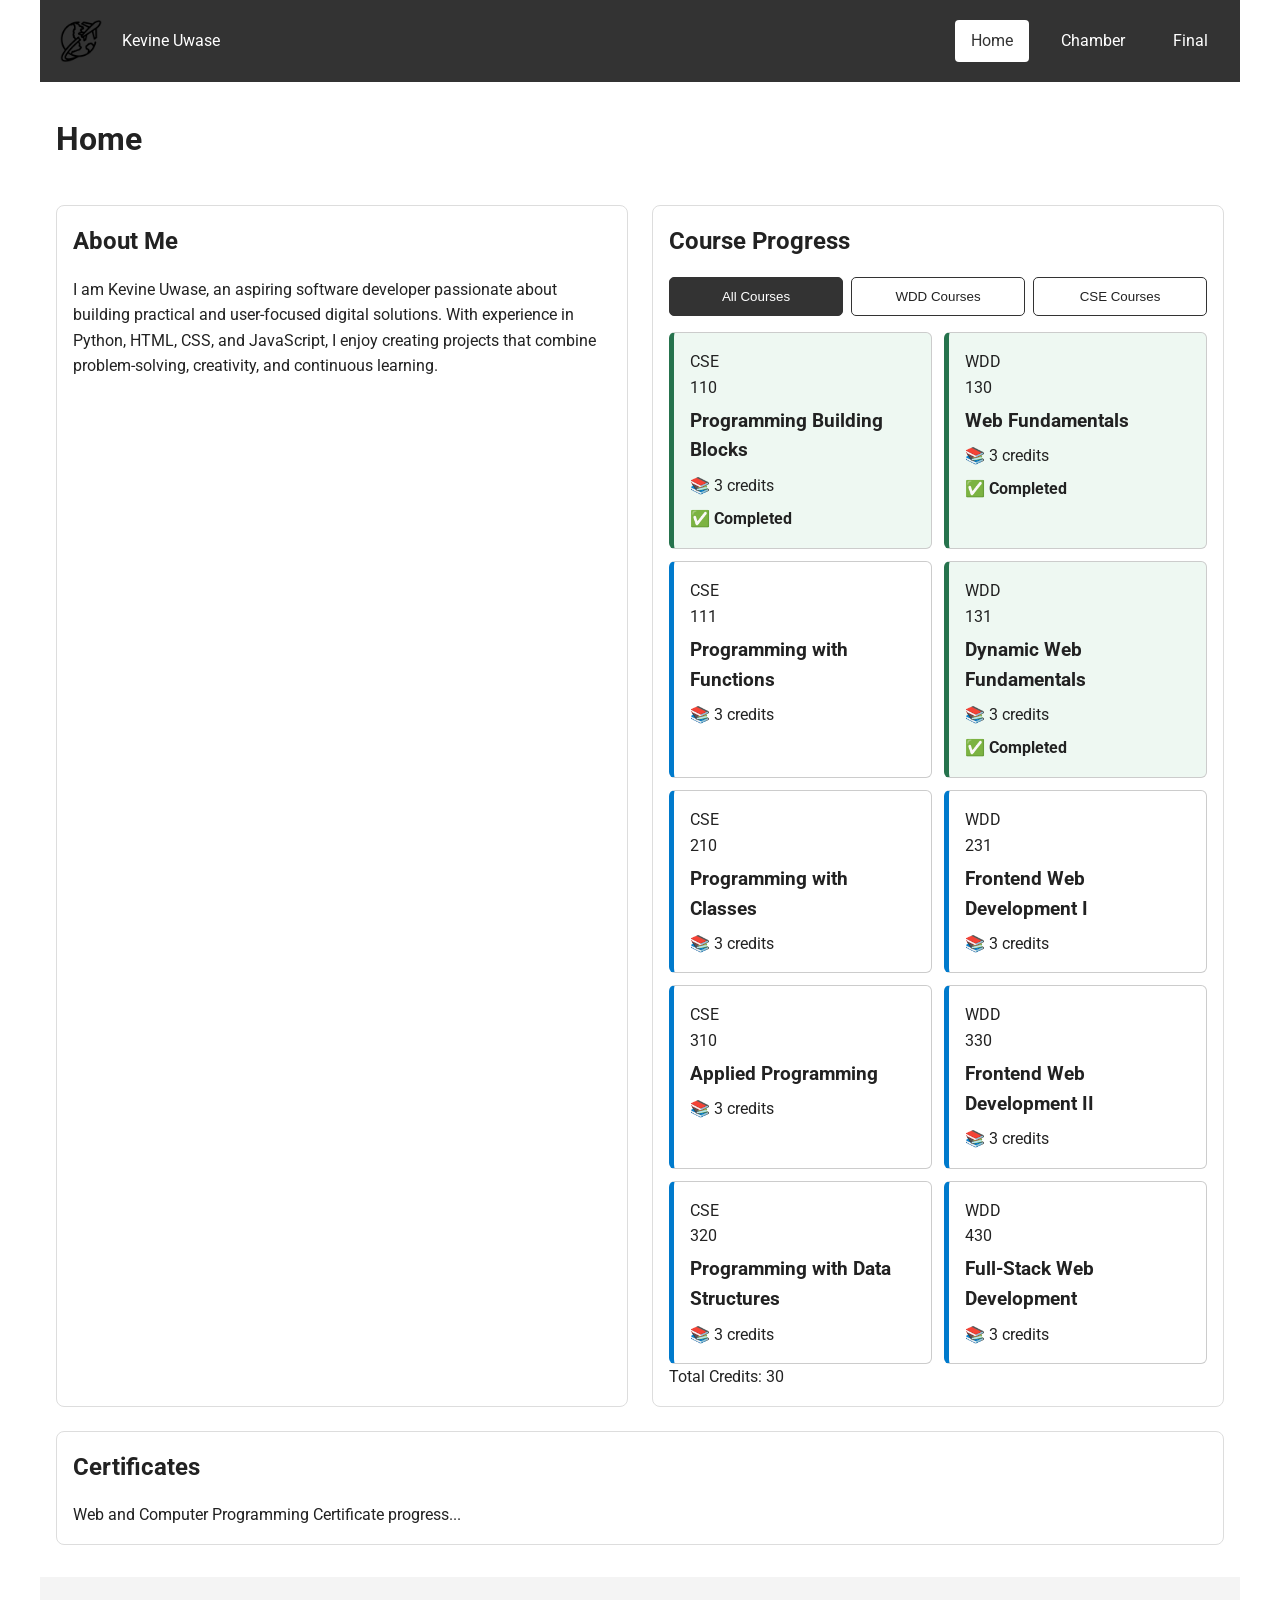
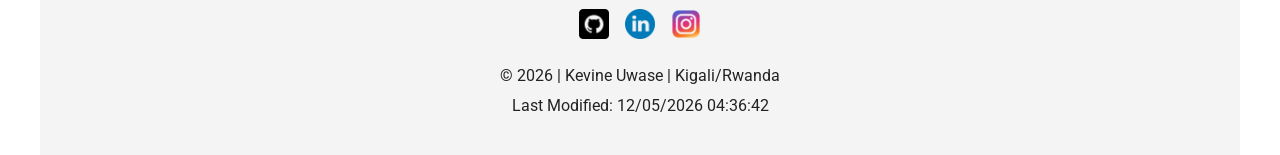
<file: index.html>
<!DOCTYPE html>
<html lang="en">
<head>
    <meta charset="UTF-8">
    <meta name="viewport" content="width=device-width, initial-scale=1.0">
    <meta name="description" content="Personal portfolio and course tracking for WDD 231">
    <meta name="author" content="Kevine Uwase">
    <title>WDD 231 | Home</title>
    <link rel="preconnect" href="https://fonts.googleapis.com">
    <link rel="preconnect" href="https://fonts.gstatic.com" crossorigin>
    <link href="https://fonts.googleapis.com/css2?family=Roboto:wght@300;400;700&display=swap" rel="stylesheet">
    <link rel="stylesheet" href="styles/small.css">
    <link rel="stylesheet" href="styles/larger.css">
    <script src="scripts/home.js" defer></script>
    <link rel="icon" href="favicon.ico">
</head>
<body>
    <header>
        <div class="logo-container">
            <img src="images/logo.png" alt="Site Logo" >
            <span>Kevine Uwase</span>
        </div>
        <button id="menu-button" type="button" aria-label="Toggle navigation" aria-controls="main-nav" aria-expanded="false"> ☰ </button>
        <nav id="main-nav">
            <ul>
                <li><a href="index.html" aria-current="page">Home</a></li>
                <li><a href="chamber/index.html">Chamber</a></li>
                <li><a href="finalProject/index.html">Final</a></li>
            </ul>
        </nav>
    </header>

    <main>
        <h1>Home</h1>
        
        <section>
            <h2>About Me</h2>
            <p>I am Kevine Uwase, an aspiring software developer passionate about building practical and user-focused digital solutions. With experience in Python, HTML, CSS, and JavaScript, I enjoy creating projects that combine problem-solving, creativity, and continuous learning.</p>
        </section>

        <section>
            <h2>Course Progress</h2>
            <div class="filter-buttons">
                <button data-filter="all">All Courses</button>
                <button data-filter="wdd">WDD Courses</button>
                <button data-filter="cse">CSE Courses</button>
            </div>
            <div id="course-container"></div>
            <p>Total Credits: <span id="total-credits">0</span></p>
        </section>

        <section>
            <h2>Certificates</h2>
            <p>Web and Computer Programming Certificate progress...</p>
        </section>
    </main>

    <footer>
        <div class="social-links">
            <a href="https://github.com/Kevine-p1" target="_blank">
                <img src="images/github.png" alt="GitHub" width="30">
            </a>
            <a href="https://www.linkedin.com/in/kevine-uwase-83146529a/" target="_blank">
                <img src="images/linkedin.png" alt="LinkedIn" width="30">
            </a>
            <a href="https://www.instagram.com/makuza_kevine/" target="_blank">
                <img src="images/instagram.png" alt="instagram" width="30">
            </a>

        </div>
        
        <div class="footer-info">
            <p> &copy; <span id="current-year"></span> | Kevine Uwase | Kigali/Rwanda </p>
            <p id="lastModified"></p>
        </div>
    </footer>
</body>
</html>
</file>
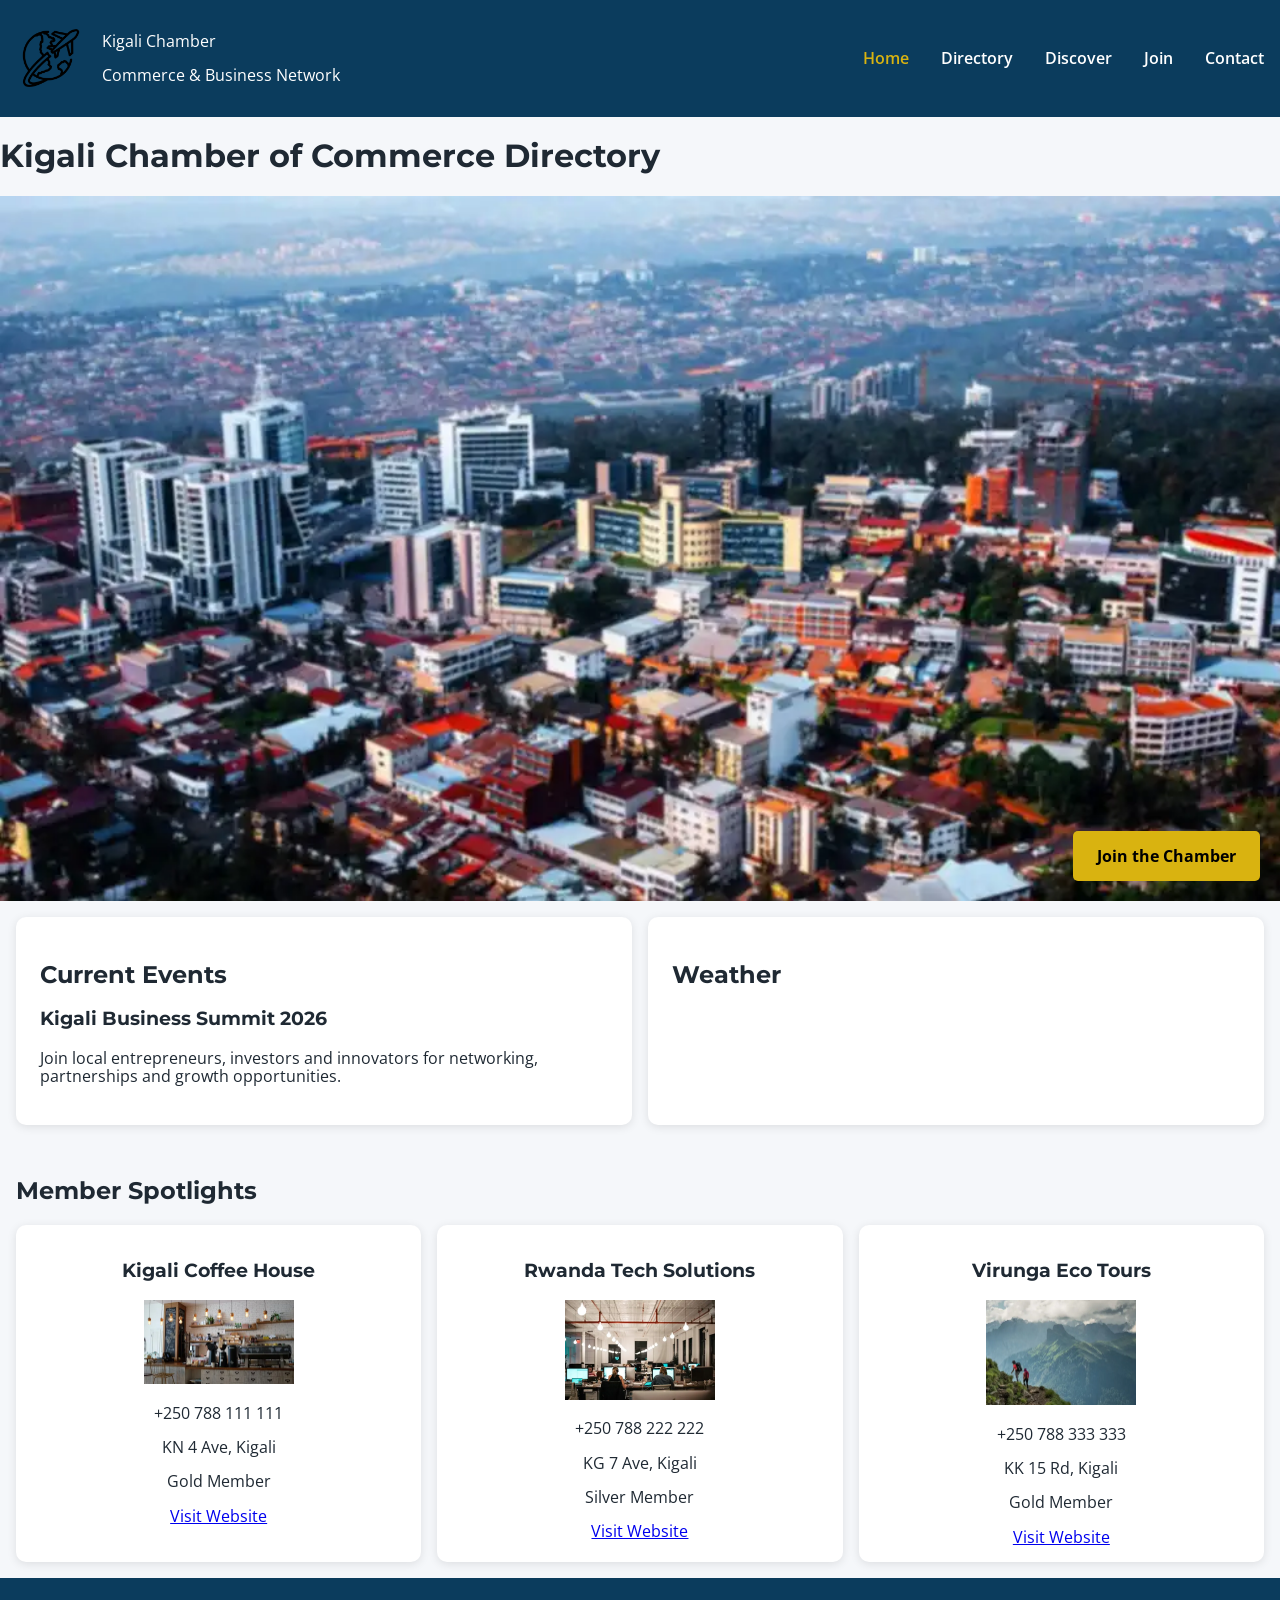
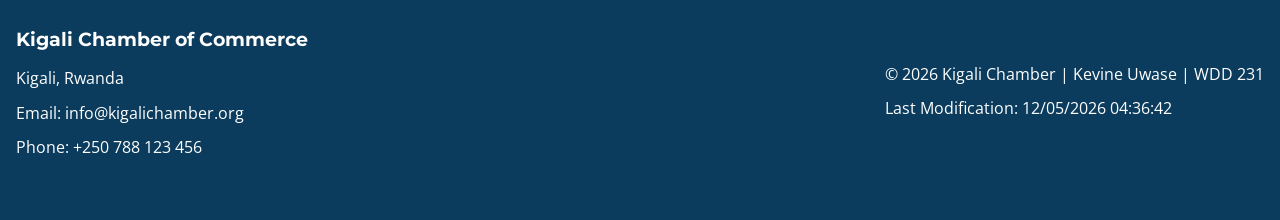
<file: chamber/index.html>
<!DOCTYPE html>
<html lang="en">
<head>
    <meta charset="UTF-8">
    <meta name="viewport" content="width=device-width, initial-scale=1.0">

    <title>Kigali Chamber of Commerce</title>

    <meta name="description"
          content="Official Kigali Chamber of Commerce website connecting businesses, entrepreneurs and investors in Kigali, Rwanda.">

    <meta name="author" content="Kevine Uwase">

    <!-- Open Graph Meta Tags -->
    <meta property="og:title" content="Kigali Chamber of Commerce">

    <meta property="og:description"
          content="Connecting businesses and opportunities across Kigali, Rwanda.">

    <meta property="og:image"
          content="https://kevine-p1.github.io/wdd231/chamber/images/logo.png">

    <meta property="og:url"
          content="https://kevine-p1.github.io/wdd231/chamber/index.html">

    <meta property="og:type" content="website">

    <!-- Favicon -->
    <link rel="icon" href="images/favicon.ico">

    <!-- Google Fonts -->
    <link rel="preconnect" href="https://fonts.googleapis.com">
    <link rel="preconnect" href="https://fonts.gstatic.com" crossorigin>

    <link href="https://fonts.googleapis.com/css2?family=Montserrat:wght@600;700&family=Open+Sans:wght@400;600&display=swap"
          rel="stylesheet">

    <!-- CSS -->
    <link rel="stylesheet" href="styles/normalize.css">
    <link rel="stylesheet" href="styles/small.css">
    <link rel="stylesheet" href="styles/larger.css">

    <!-- JavaScript -->
    <script src="scripts/navigation.js" defer></script>
    <script src="scripts/weather.js" defer></script>
    <script src="scripts/spotlight.js" defer></script>
    <script src="scripts/date.js" defer></script>
</head>

<body>

<header>
    <div class="logo-container">

        <img src="images/logo.png"
             alt="Kigali Chamber Logo"
             class="logo">

        <div>
            <p>Kigali Chamber</p>
            <p>Commerce & Business Network</p>
        </div>

    </div>

    <button id="menu-button"
            aria-label="Open navigation menu">
        ☰
    </button>

    <nav id="nav-menu">

        <ul class="navigation">

            <li>
                <a href="index.html" class="active">
                    Home
                </a>
            </li>

            <li>
                <a href="directory.html">
                    Directory
                </a>
            </li>

            <li>
                <a href="discover.html">
                    Discover
                </a>
            </li>

            <li>
                <a href="join.html">
                    Join
                </a>
            </li>

            <li>
                <a href="contact.html">
                    Contact
                </a>
            </li>

        </ul>

    </nav>

</header>

<main>
    <h1>Kigali Chamber of Commerce Directory</h1>
    <section class="home-hero">

        <img src="images/jpeg-optimizer_hero.webp"
             alt="Business professionals networking in Kigali">

        <a href="join.html"
           class="cta-button">
           Join the Chamber
        </a>

    </section>

    <section class="home-grid">

        <section class="card">

            <h2>Current Events</h2>

            <h3>Kigali Business Summit 2026</h3>

            <p>
                Join local entrepreneurs,
                investors and innovators for networking,
                partnerships and growth opportunities.
            </p>

        </section>

        <section class="card">

            <h2>Weather</h2>

            <div id="current-weather"></div>

            <div id="forecast"></div>

        </section>

    </section>

    <section class="spotlights-section">

        <h2>Member Spotlights</h2>

        <div id="spotlights-container"></div>

    </section>

</main>

<footer>

    <div class="footer-contact">

        <h3>Kigali Chamber of Commerce</h3>

        <p>Kigali, Rwanda</p>

        <p>Email: info@kigalichamber.org</p>

        <p>Phone: +250 788 123 456</p>

    </div>

    <div class="footer-info">

        <p>
            &copy;
            <span id="currentyear"></span>

            Kigali Chamber |
            Kevine Uwase |
            WDD 231
        </p>

        <p id="lastModified"></p>

    </div>

</footer>

</body>
</html>
</file>
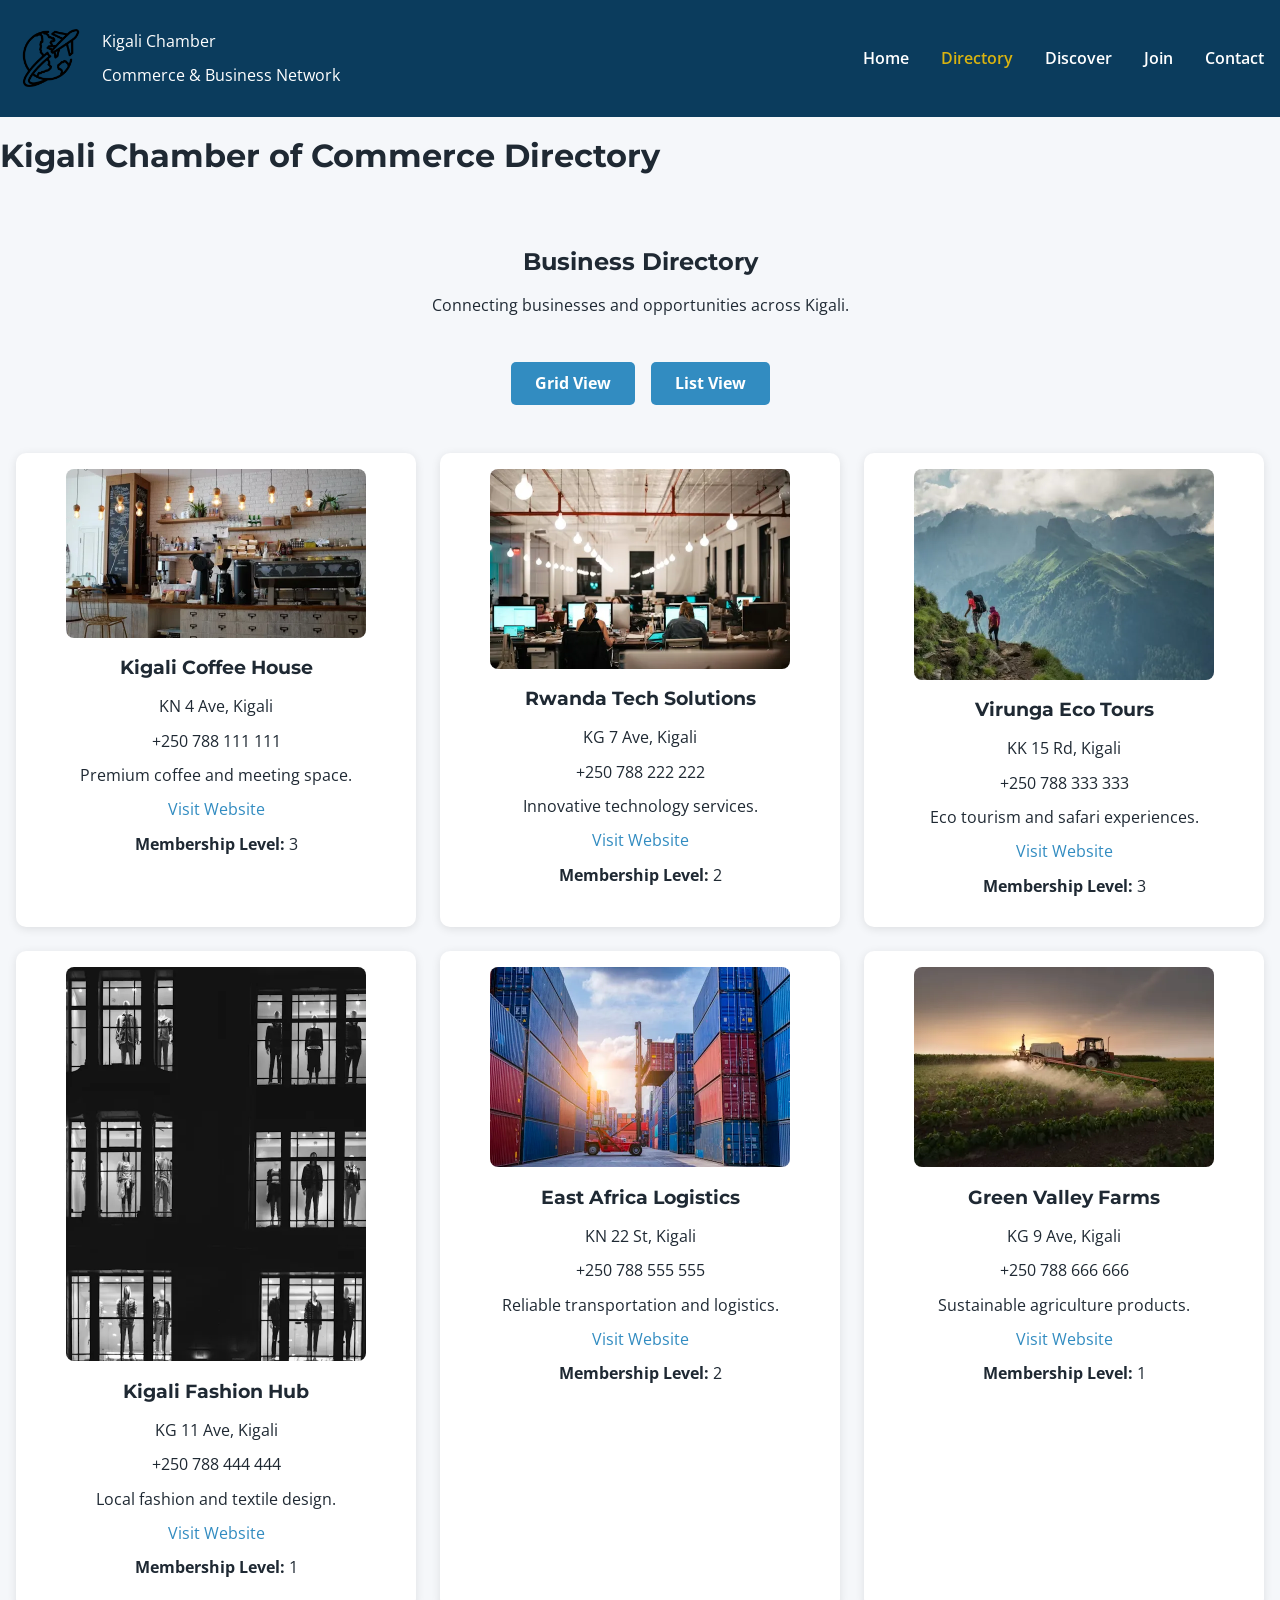
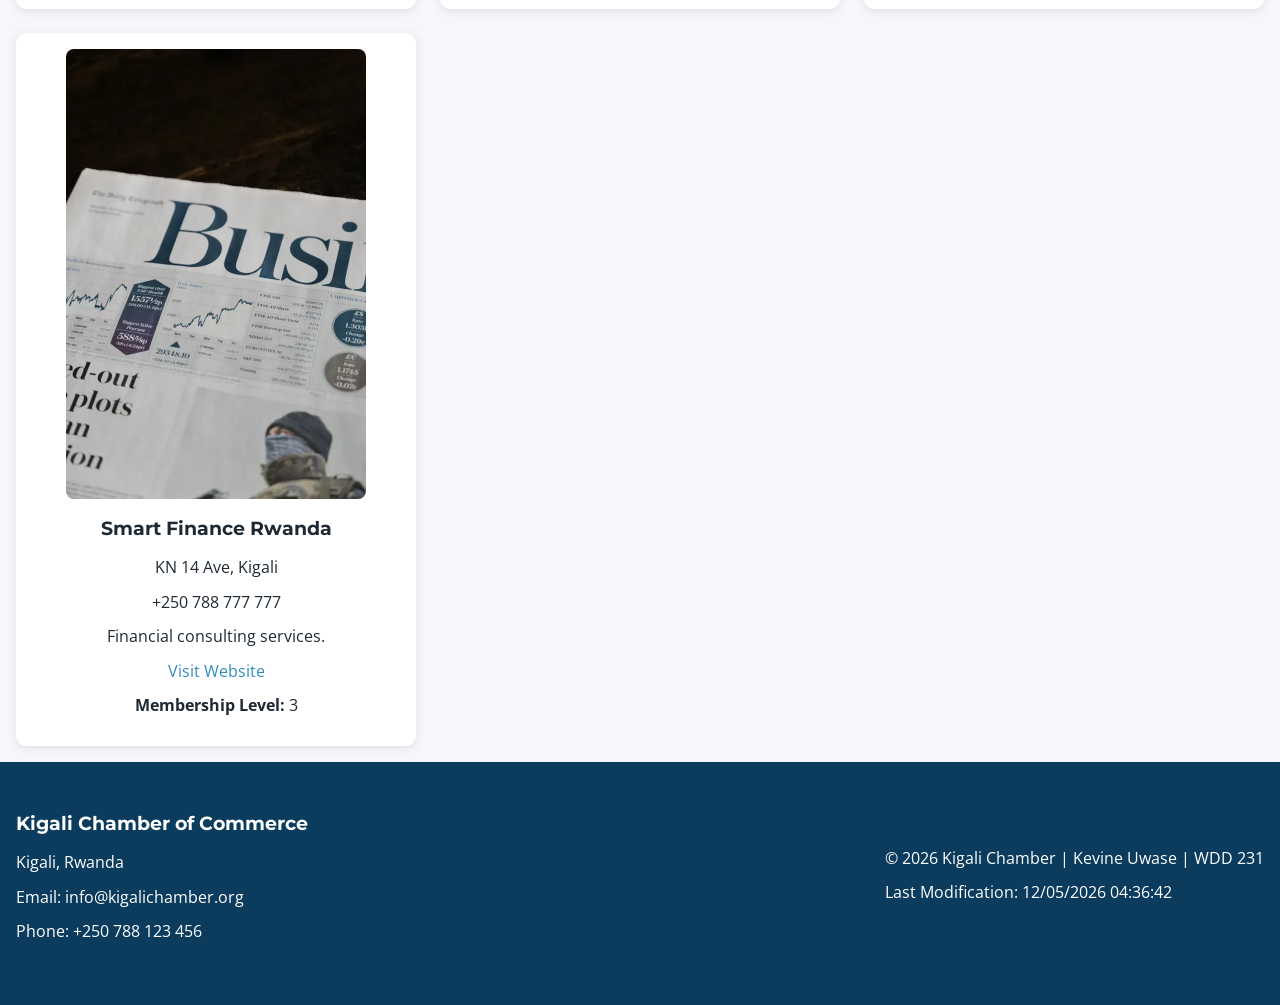
<file: chamber/directory.html>
<!DOCTYPE html>
<html lang="en">
<head>
    <meta charset="UTF-8">
    <meta name="viewport" content="width=device-width, initial-scale=1.0">

    <title>Kigali Chamber of Commerce Directory</title>

    <meta name="description"
          content="Kigali Chamber of Commerce business directory featuring local companies and organizations in Kigali, Rwanda.">

    <meta name="author" content="Kevine Uwase">

    <!-- Open Graph Meta Tags -->
    <meta property="og:title" content="Kigali Chamber of Commerce Directory">

    <meta property="og:description"
          content="Explore local businesses and chamber members in Kigali, Rwanda.">

    <meta property="og:image"
          content="https://kevine-p1.github.io/wdd231/chamber/images/logo.png">

    <meta property="og:url"
          content="https://kevine-p1.github.io/wdd231/chamber/directory.html">

    <meta property="og:type" content="website">

    <!-- Favicon -->
    <link rel="icon" href="images/favicon.ico">

    <!-- Google Fonts -->
    <link rel="preconnect" href="https://fonts.googleapis.com">
    <link rel="preconnect" href="https://fonts.gstatic.com" crossorigin>

    <link href="https://fonts.googleapis.com/css2?family=Montserrat:wght@600;700&family=Open+Sans:wght@400;600&display=swap"
          rel="stylesheet">

    <!-- CSS -->
    <link rel="stylesheet" href="styles/normalize.css">
    <link rel="stylesheet" href="styles/small.css">
    <link rel="stylesheet" href="styles/larger.css">

    <!-- JavaScript -->
    <script src="scripts/navigation.js" defer></script>
    <script src="scripts/directory.js" defer></script>
    <script src="scripts/date.js" defer></script>
</head>

<body>

    <header>
        <div class="logo-container">
            <img src="images/logo.png" alt="Kigali Chamber Logo" class="logo">

            <div>
                <p>Kigali Chamber</p>
                <p>Commerce & Business Network</p>
            </div>
        </div>

        <button id="menu-button" aria-label="Open navigation menu">
            ☰
        </button>

        <nav id="nav-menu">
            <ul class="navigation">
                <li><a href="index.html">Home</a></li>
                <li><a href="directory.html" class="active">Directory</a></li>
                <li><a href="discover.html">Discover</a></li>
                <li><a href="join.html">Join</a></li>
                <li><a href="contact.html">Contact</a></li>
            </ul>
        </nav>
    </header>

    <main>
        <h1>Kigali Chamber of Commerce Directory</h1>
        <section class="hero">
            <h2>Business Directory</h2>
            <p>Connecting businesses and opportunities across Kigali.</p>
        </section>

        <section class="view-buttons">
            <button id="grid-view">Grid View</button>
            <button id="list-view">List View</button>
        </section>

        <section id="members-container" class="grid-view">
            <!-- Members inserted by JavaScript -->
        </section>

    </main>

    <footer>

        <div class="footer-contact">
            <h3>Kigali Chamber of Commerce</h3>
            <p>Kigali, Rwanda</p>
            <p>Email: info@kigalichamber.org</p>
            <p>Phone: +250 788 123 456</p>
        </div>

        <div class="footer-info">
            <p>
                &copy; <span id="currentyear"></span>
                Kigali Chamber | Kevine Uwase | WDD 231
            </p>

            <p id="lastModified"></p>
        </div>

    </footer>

    

</body>
</html>
</file>
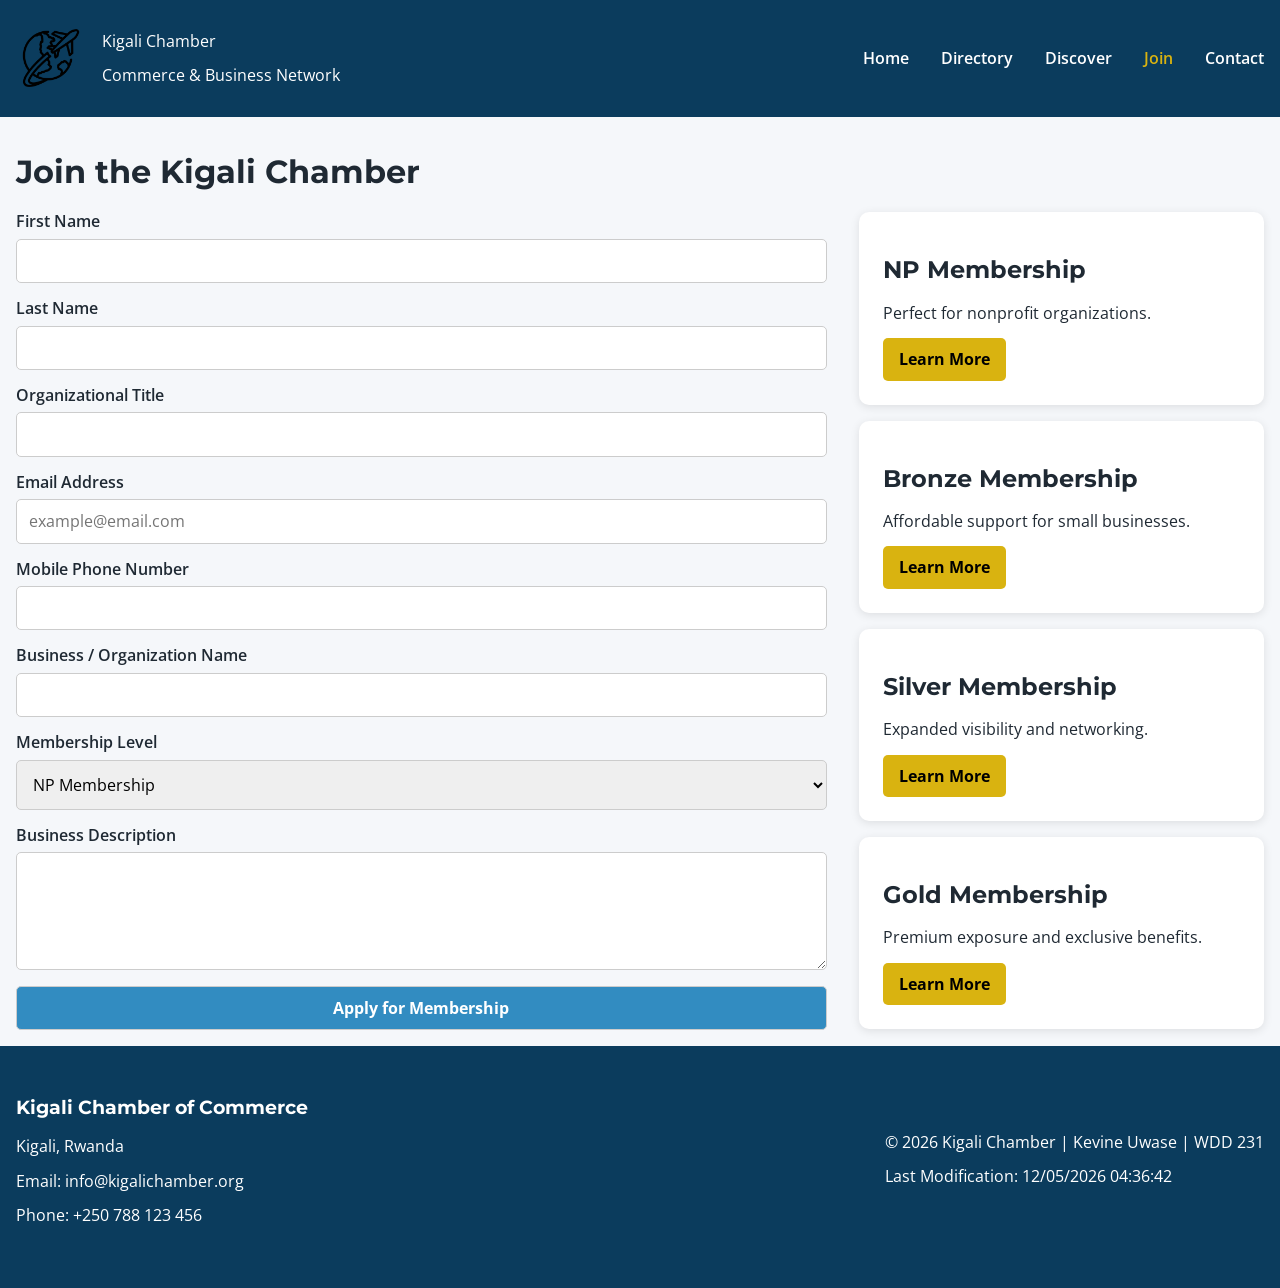
<file: chamber/join.html>
<!DOCTYPE html>
<html lang="en">

<head>
    <meta charset="UTF-8">

    <meta name="viewport"
          content="width=device-width, initial-scale=1.0">

    <title>Join | Kigali Chamber of Commerce</title>

    <meta name="description"
          content="Apply to join the Kigali Chamber of Commerce and grow your business network.">

    <meta name="author"
          content="Kevine Uwase">

    <meta property="og:title"
      content="Join Kigali Chamber of Commerce">
      
    <meta property="og:description"
      content="Join the Kigali Chamber of Commerce to connect with local businesses, access networking opportunities, and grow your organization.">  

    <meta property="og:image"
      content="https://kevine-p1.github.io/wdd231/chamber/images/logo.png">
    
      <meta property="og:url"
      content="https://kevine-p1.github.io/wdd231/chamber/join.html">

    <meta property="og:type"
      content="website">    

    <link rel="icon"
          href="images/favicon.ico">

    <!-- Google Fonts -->
    <link rel="preconnect"
          href="https://fonts.googleapis.com">

    <link rel="preconnect"
          href="https://fonts.gstatic.com"
          crossorigin>

    <link href="https://fonts.googleapis.com/css2?family=Montserrat:wght@600;700&family=Open+Sans:wght@400;600&display=swap"
          rel="stylesheet">

    <!-- CSS -->
    <link rel="stylesheet"
          href="styles/normalize.css">

    <link rel="stylesheet"
          href="styles/small.css">

    <link rel="stylesheet"
          href="styles/larger.css">

    <!-- JavaScript -->
    <script src="scripts/navigation.js" defer></script>
    <script src="scripts/date.js" defer></script>
    <script src="scripts/join.js" defer></script>

</head>

<body>

<header>

    <div class="logo-container">

        <img src="images/logo.png"
             alt="Kigali Chamber Logo"
             class="logo">

        <div>
            <p>Kigali Chamber</p>
            <p>Commerce & Business Network</p>
        </div>

    </div>

    <button id="menu-button"
            aria-label="Open navigation menu">
        ☰
    </button>

    <nav id="nav-menu">

        <ul class="navigation">

            <li><a href="index.html">Home</a></li>

            <li><a href="directory.html">Directory</a></li>

            <li><a href="discover.html">Discover</a></li>

            <li><a href="join.html" class="active">Join</a></li>

            <li><a href="contact.html">Contact</a></li>

        </ul>

    </nav>

</header>

<main class="join-main">

    <h1>Join the Kigali Chamber</h1>

    <div class="join-layout">

        <section class="join-form-section">

            <form method="get"
                  action="thankyou.html"
                  class="join-form">

                <label>
                    First Name
                    <input type="text"
                           name="firstname"
                           title="Enter your first name"
                           autocomplete="given-name"
                           required>
                </label>

                <label>
                    Last Name
                    <input type="text"
                           name="lastname"
                           title="Enter your last name"
                           autocomplete="family-name"
                           required>
                </label>

                <label>
                    Organizational Title
                   <input type="text"
                      name="organizationtitle"
                      title="Only letters, hyphens, and spaces with at least 7 characters"
                      autocomplete="organization-title"
                      pattern="[A-Za-z -]{7,}"
                      required>
                  </label>

                <label>
                    Email Address
                    <input type="email"
                           name="email"
                           title="Enter your email address"
                           autocomplete="email"
                           placeholder="example@email.com"
                           required>
                </label>

                <label>
                    Mobile Phone Number
                    <input type="tel"
                           name="phone"
                           title="Enter your mobile phone number"
                           autocomplete="tel"
                           required>
                </label>

                <label>
                    Business / Organization Name
                    <input type="text"
                           name="business"
                           title="Enter your business name"
                           autocomplete="organization"
                           required>
                </label>

                <label>
                    Membership Level

                    <select name="membership"
                            title="Choose a membership level">

                        <option value="np">
                            NP Membership
                        </option>

                        <option value="bronze">
                            Bronze Membership
                        </option>

                        <option value="silver">
                            Silver Membership
                        </option>

                        <option value="gold">
                            Gold Membership
                        </option>

                    </select>

                </label>

                <label>
                    Business Description

                    <textarea name="description"
                              title="Describe your organization"
                              rows="5"></textarea>

                </label>

                <input type="hidden"
                       id="timestamp"
                       name="timestamp">

                <input type="submit"
                       value="Apply for Membership"
                       class="submit-button">

            </form>

        </section>

        <aside class="membership-cards">

            <section class="membership-card">
                <h2>NP Membership</h2>

                <p>Perfect for nonprofit organizations.</p>

                <button class="info-button"
                        data-dialog="np-dialog">
                    Learn More
                </button>
            </section>

            <section class="membership-card">
                <h2>Bronze Membership</h2>

                <p>Affordable support for small businesses.</p>

                <button class="info-button"
                        data-dialog="bronze-dialog">
                    Learn More
                </button>
            </section>

            <section class="membership-card">
                <h2>Silver Membership</h2>

                <p>Expanded visibility and networking.</p>

                <button class="info-button"
                        data-dialog="silver-dialog">
                    Learn More
                </button>
            </section>

            <section class="membership-card">
                <h2>Gold Membership</h2>

                <p>Premium exposure and exclusive benefits.</p>

                <button class="info-button"
                        data-dialog="gold-dialog">
                    Learn More
                </button>
            </section>

        </aside>

    </div>

    <!-- Dialogs -->

    <dialog id="np-dialog">
        <h2>NP Membership Benefits</h2>

        <ul>
            <li>No membership fee</li>
            <li>Community networking access</li>
            <li>Event invitations</li>
        </ul>

        <button class="close-dialog">Close</button>
    </dialog>

    <dialog id="bronze-dialog">
        <h2>Bronze Membership Benefits</h2>

        <ul>
            <li>Business directory listing</li>
            <li>Monthly networking events</li>
            <li>Training workshops</li>
        </ul>

        <button class="close-dialog">Close</button>
    </dialog>

    <dialog id="silver-dialog">
        <h2>Silver Membership Benefits</h2>

        <ul>
            <li>Homepage spotlight opportunities</li>
            <li>Discounted event tickets</li>
            <li>Priority networking access</li>
        </ul>

        <button class="close-dialog">Close</button>
    </dialog>

    <dialog id="gold-dialog">
        <h2>Gold Membership Benefits</h2>

        <ul>
            <li>Premium advertising placement</li>
            <li>VIP business events</li>
            <li>Exclusive sponsorship opportunities</li>
        </ul>

        <button class="close-dialog">Close</button>
    </dialog>

</main>

<footer>

    <div class="footer-contact">

        <h3>Kigali Chamber of Commerce</h3>

        <p>Kigali, Rwanda</p>

        <p>Email: info@kigalichamber.org</p>

        <p>Phone: +250 788 123 456</p>

    </div>

    <div class="footer-info">

        <p>
            &copy;
            <span id="currentyear"></span>

            Kigali Chamber |
            Kevine Uwase |
            WDD 231
        </p>

        <p id="lastModified"></p>

    </div>

</footer>

</body>

</html>
</file>
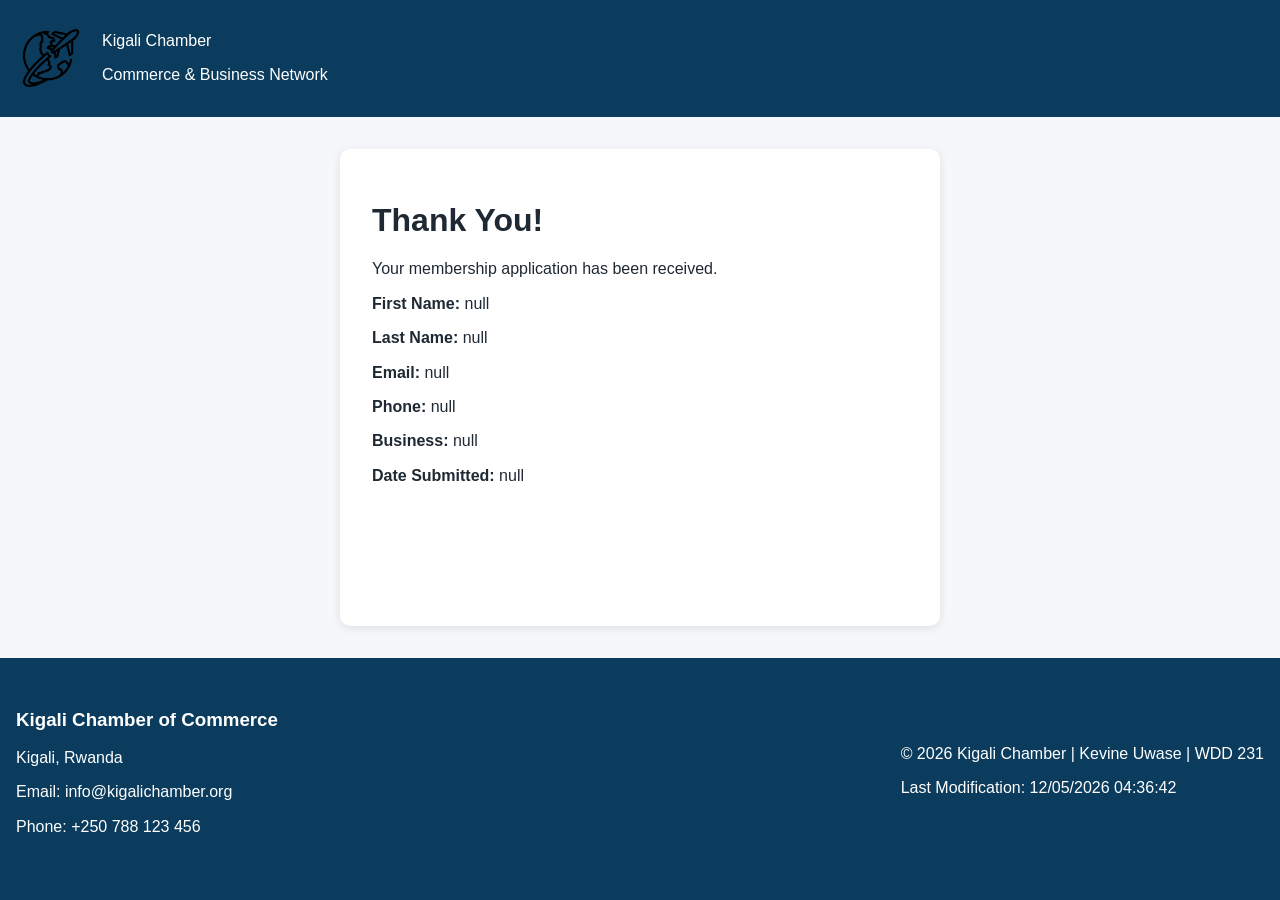
<file: chamber/thankyou.html>
<!DOCTYPE html>
<html lang="en">

<head>

    <meta charset="UTF-8">

    <meta name="viewport"
          content="width=device-width, initial-scale=1.0">

    <title>Thank You | Kigali Chamber</title>

    <meta name="description"
          content="Thank you for applying to the Kigali Chamber of Commerce.">

    <meta name="author"
          content="Kevine Uwase">

    <link rel="icon"
          href="images/favicon.ico">

    <link rel="stylesheet"
          href="styles/normalize.css">

    <link rel="stylesheet"
          href="styles/small.css">

    <link rel="stylesheet"
          href="styles/larger.css">

    <script src="scripts/navigation.js" defer></script>
    <script src="scripts/date.js" defer></script>
    <script src="scripts/thankyou.js" defer></script>

</head>

<body>

<header>

    <div class="logo-container">

        <img src="images/logo.png"
             alt="Kigali Chamber Logo"
             class="logo">

        <div>
            <p>Kigali Chamber</p>
            <p>Commerce & Business Network</p>
        </div>

    </div>

</header>

<main class="thankyou-main">

    <section class="thankyou-card">

        <h1>Thank You!</h1>

        <p>
            Your membership application has been received.
        </p>

        <div id="submitted-info"></div>

    </section>

</main>

<footer>

    <div class="footer-contact">

        <h3>Kigali Chamber of Commerce</h3>

        <p>Kigali, Rwanda</p>

        <p>Email: info@kigalichamber.org</p>

        <p>Phone: +250 788 123 456</p>

    </div>

    <div class="footer-info">

        <p>
            &copy;
            <span id="currentyear"></span>

            Kigali Chamber |
            Kevine Uwase |
            WDD 231
        </p>

        <p id="lastModified"></p>

    </div>

</footer>

</body>

</html>
</file>
<file: styles/small.css>
/* =========================
   RESET & BASE
========================= */

* {
    margin: 0;
    padding: 0;
    box-sizing: border-box;
}

body {
    font-family: "Roboto", sans-serif;
    line-height: 1.6;
    max-width: 1200px;
    margin: 0 auto;
    color: #222;
    background-color: #fff;
}


/* =========================
   HEADER
========================= */

header {
    display: flex;
    flex-wrap: wrap;
    justify-content: space-between;
    align-items: center;
    padding: 1rem;
    background-color: #333;
    color: #fff;
}

.logo-container {
    display: flex;
    align-items: center;
    gap: 1rem;
}

.logo-container img {
    width: 50px;
    height: 50px;
    object-fit: contain;
}


/* =========================
   HAMBURGER BUTTON
========================= */

#menu-button {
    display: block;
    background: none;
    border: none;
    color: #fff;
    font-size: 1.8rem;
    cursor: pointer;
}


/* =========================
   MOBILE NAVIGATION
========================= */

#main-nav {
    width: 100%;
}

#main-nav ul {
    display: none;
    flex-direction: column;
    width: 100%;
    list-style: none;
    margin: 0;
    padding: 0;
}

#main-nav.active ul {
    display: flex;
}

#main-nav li {
    width: 100%;
    text-align: center;
}

#main-nav a {
    display: block;
    width: 100%;
    padding: 0.75rem;
    color: #fff;
    text-decoration: none;
}

#main-nav a:hover,
#main-nav a:focus {
    background-color: #555;
}

#main-nav a[aria-current="page"] {
    background-color: #fff;
    color: #333;
}


/* =========================
   MAIN
========================= */

main {
    padding: 1rem;
}

h1 {
    margin-bottom: 1rem;
}

section {
    margin-bottom: 1.5rem;
    padding: 1rem;
    border: 1px solid #ddd;
    border-radius: 8px;
}

section h2 {
    margin-bottom: 1rem;
}


/* =========================
   FILTER BUTTONS
========================= */

.filter-buttons {
    display: flex;
    flex-wrap: wrap;
    gap: 0.5rem;
    margin-bottom: 1rem;
}

.filter-buttons button {
    flex: 1 1 100px;
    padding: 0.7rem;
    border: 1px solid #333;
    border-radius: 5px;
    background-color: #fff;
    color: #222;
    cursor: pointer;
}

.filter-buttons button:hover {
    background-color: #eee;
}

.filter-buttons button.active {
    background-color: #333;
    color: #fff;
}


/* =========================
   COURSE CARDS
========================= */

#course-container {
    display: grid;
    grid-template-columns: 1fr;
    gap: 0.75rem;
}

.course-card {
    padding: 1rem;
    border: 1px solid #ccc;
    border-left: 5px solid #007acc;
    border-radius: 6px;
}

.course-card.completed {
    border-left-color: #26734d;
    background-color: #eef8f2;
}

.course-title {
    margin: 0.4rem 0;
}

.completion-badge {
    margin-top: 0.5rem;
    font-weight: 700;
}


/* =========================
   FOOTER
========================= */

footer {
    text-align: center;
    padding: 2rem 1rem;
    background-color: #f4f4f4;
}

.social-links {
    display: flex;
    justify-content: center;
    align-items: center;
    gap: 1rem;
    margin-bottom: 1rem;
}

.social-links img {
    width: 30px;
    height: 30px;
    object-fit: contain;
}

.footer-info p {
    margin: 0.3rem 0;
}
</file>
<file: styles/larger.css>
@media (min-width: 48rem) {

    /* Header and Navigation */

    header {
        flex-wrap: nowrap;
    }

    #menu-button {
        display: none;
    }

    #main-nav {
        width: auto;
    }

    #main-nav ul {
        display: flex;
        flex-direction: row;
        align-items: center;
        gap: 1rem;
    }

    #main-nav li {
        width: auto;
    }

    #main-nav a {
        width: auto;
        padding: 0.5rem 1rem;
        border-radius: 4px;
    }


    /* Main Layout */

    main {
        display: grid;
        grid-template-columns: 1fr 1fr;
        gap: 1.5rem;
        padding: 2rem 1rem;
    }

    main > h1 {
        grid-column: 1 / -1;
    }

    main section {
        margin-bottom: 0;
    }

    main section:last-of-type {
        grid-column: 1 / -1;
    }


    /* Course Cards */

    #course-container {
        grid-template-columns: repeat(2, minmax(0, 1fr));
    }
}
</file>
<file: chamber/styles/small.css>
:root {
    --primary-color: #0B3C5D;
    --secondary-color: #328CC1;
    --accent-color: #D9B310;
    --background-color: #F5F7FA;
    --text-color: #1F2933;
}

* {
    box-sizing: border-box;
}

body {
    margin: 0;
    font-family: "Open Sans", sans-serif;
    background-color: var(--background-color);
    color: var(--text-color);

    min-height: 100vh;
    display: flex;
    flex-direction: column;
}

header {
    background-color: var(--primary-color);
    color: white;
    padding: 1rem;
}

.logo-container {
    display: flex;
    align-items: center;
    gap: 1rem;
}

.logo {
    width: 70px;
    height: auto;
}

h1, h2, h3 {
    font-family: "Montserrat", sans-serif;
}

#menu-button {
    margin-top: 1rem;
    background: none;
    border: none;
    color: white;
    font-size: 2rem;
    cursor: pointer;
}

.navigation {
    list-style: none;
    padding: 0;
    margin: 0;
    display: none;
}

.navigation.open {
    display: block;
}

.navigation li {
    margin: 1rem 0;
}

.navigation a {
    color: white;
    text-decoration: none;
    font-weight: 600;
}

.navigation a:hover,
.navigation a.active {
    color: var(--accent-color);
}

.hero {
    text-align: center;
    padding: 2rem 1rem;
}

.view-buttons {
    display: flex;
    justify-content: center;
    gap: 1rem;
    margin-bottom: 2rem;
}

.view-buttons button {
    padding: 0.75rem 1.5rem;
    border: none;
    background-color: var(--secondary-color);
    color: white;
    cursor: pointer;
    border-radius: 5px;
    font-weight: bold;
}

.view-buttons button:hover {
    background-color: var(--primary-color);
}

#members-container {
    padding: 1rem;
}

.grid-view {
    display: grid;
    grid-template-columns: 1fr;
    gap: 1.5rem;
}

.member-card {
    background-color: white;
    border-radius: 10px;
    padding: 1rem;
    box-shadow: 0 2px 10px rgba(0,0,0,0.1);
    text-align: center;
}

.member-card img {
    width: 100%;
    max-width: 300px;
    height: auto;
    border-radius: 8px;
}

.member-card h3 {
    margin-top: 1rem;
}

.member-card a {
    color: var(--secondary-color);
    text-decoration: none;
}

.member-card a:hover {
    text-decoration: underline;
}

.list-view {
    display: flex;
    flex-direction: column;
    gap: 1rem;
}

.list-view .member-card {
    text-align: left;
}

.list-view .member-card img {
    display: none;
}
/* HOME PAGE */

.home-hero {
    position: relative;
}

.home-hero img {
    width: 100%;
    display: block;
    height: auto;
}

.cta-button {

    position: absolute;

    bottom: 20px;
    right: 20px;

    background-color: var(--accent-color);

    color: black;

    text-decoration: none;

    padding: 1rem 1.5rem;

    border-radius: 5px;

    font-weight: bold;
}

.home-grid {

    display: grid;

    gap: 1rem;

    padding: 1rem;
}

.card {

    background: white;

    padding: 1.5rem;

    border-radius: 10px;

    box-shadow:
    0 2px 10px rgba(0,0,0,.1);
}

.spotlights-section {
    padding: 1rem;
}

#spotlights-container {

    display: grid;

    gap: 1rem;
}

.spotlight-card {

    background: white;

    border-radius: 10px;

    padding: 1rem;

    text-align: center;

    box-shadow:
    0 2px 10px rgba(0,0,0,.1);
}

.spotlight-card img {

    width: 150px;

    height: auto;
}

footer {
    background-color: var(--primary-color);
    color: white;
    padding: 2rem 1rem;
    text-align: center;
}

.footer-contact,
.footer-info {
    margin-bottom: 1rem;
}

/* JOIN PAGE */

.join-main {
    padding: 1rem;
}

.join-layout {
    display: grid;
    gap: 2rem;
}

.join-form {
    display: grid;
    gap: 1rem;
}

.join-form label {
    display: flex;
    flex-direction: column;
    gap: 0.5rem;
    font-weight: 600;
}

.join-form input,
.join-form select,
.join-form textarea {
    padding: 0.75rem;
    border: 1px solid #ccc;
    border-radius: 5px;
    font-size: 1rem;
    font-family: inherit;
}

.submit-button {
    background-color: var(--secondary-color);
    color: white;
    border: none;
    padding: 1rem;
    border-radius: 5px;
    cursor: pointer;
    font-weight: bold;
}

.submit-button:hover {
    background-color: var(--primary-color);
}

.membership-cards {
    display: grid;
    gap: 1rem;
}

.membership-card {
    background: white;
    padding: 1.5rem;
    border-radius: 10px;
    box-shadow:
    0 2px 10px rgba(0,0,0,0.1);

    animation: fadeUp 1s ease forwards;
    opacity: 0;
}

.membership-card:nth-child(1) {
    animation-delay: 0.2s;
}

.membership-card:nth-child(2) {
    animation-delay: 0.4s;
}

.membership-card:nth-child(3) {
    animation-delay: 0.6s;
}

.membership-card:nth-child(4) {
    animation-delay: 0.8s;
}

@keyframes fadeUp {

    from {
        opacity: 0;
        transform: translateY(20px);
    }

    to {
        opacity: 1;
        transform: translateY(0);
    }

}

.info-button {
    background-color: var(--accent-color);
    border: none;
    padding: 0.75rem 1rem;
    border-radius: 5px;
    cursor: pointer;
    font-weight: bold;
}

dialog {
    border: none;
    border-radius: 10px;
    padding: 2rem;
    max-width: 400px;
}

dialog::backdrop {
    background: rgba(0,0,0,0.5);
}

.close-dialog {
    margin-top: 1rem;
    padding: 0.75rem 1rem;
    border: none;
    background-color: var(--primary-color);
    color: white;
    border-radius: 5px;
    cursor: pointer;
}

/* THANK YOU PAGE */

.thankyou-main {
    padding: 2rem 1rem;
    display: flex;
    justify-content: center;

    flex: 1;
}
.thankyou-card {
    background: white;
    padding: 2rem;
    border-radius: 10px;
    box-shadow:
    0 2px 10px rgba(0,0,0,0.1);

    width: 100%;
    max-width: 600px;
}

#submitted-info p {
    margin: 1rem 0;
}
/* =====================
   DISCOVER PAGE
===================== */

.discover-main {
    padding: 1rem;
}

#visitor-message {
    background-color: white;
    padding: 1rem;
    border-left: 5px solid var(--accent-color);
    margin-bottom: 2rem;
    border-radius: 5px;
    box-shadow: 0 2px 10px rgba(0,0,0,.1);
}

#discover-grid {
    display: grid;
    gap: 1rem;

    grid-template-areas:
        "card1"
        "card2"
        "card3"
        "card4"
        "card5"
        "card6"
        "card7"
        "card8";
}

.card-1 { grid-area: card1; }
.card-2 { grid-area: card2; }
.card-3 { grid-area: card3; }
.card-4 { grid-area: card4; }
.card-5 { grid-area: card5; }
.card-6 { grid-area: card6; }
.card-7 { grid-area: card7; }
.card-8 { grid-area: card8; }

.discover-card {
    background: white;
    padding: 1rem;
    border-radius: 10px;
    box-shadow: 0 2px 10px rgba(0,0,0,.1);
}

.discover-card figure {
    margin: 0;
}

.discover-card img {
    width: 100%;
    display: block;
    border-radius: 10px;
}

.discover-card address {
    margin: 1rem 0;
    font-style: normal;
    font-weight: 600;
}

.discover-card button {
    background-color: var(--secondary-color);
    color: white;
    border: none;
    padding: .75rem 1rem;
    border-radius: 5px;
    cursor: pointer;
}

.discover-card button:hover {
    background-color: var(--primary-color);
}
</file>
<file: chamber/styles/larger.css>
@media screen and (min-width: 768px) {

    header {
        display: flex;
        justify-content: space-between;
        align-items: center;
    }

    #menu-button {
        display: none;
    }

    .navigation {
        display: flex;
        gap: 2rem;
    }

    .navigation li {
        margin: 0;
    }

    .grid-view {
        grid-template-columns: repeat(3, 1fr);
    }
    .home-grid {
    grid-template-columns: repeat(2, 1fr);
}

#spotlights-container {
    grid-template-columns: repeat(3, 1fr);
}

    footer {
        display: flex;
        justify-content: space-between;
        align-items: center;
        text-align: left;
    }
}

/* JOIN PAGE LARGE */

@media screen and (min-width: 768px) {

    .join-layout {
        grid-template-columns: 2fr 1fr;
        align-items: start;
    }

}

/* =====================
   DISCOVER PAGE MEDIUM
===================== */

@media screen and (min-width: 768px) {

    #discover-grid {

        grid-template-columns: repeat(2, 1fr);

        grid-template-areas:
            "card1 card2"
            "card3 card4"
            "card5 card6"
            "card7 card8";
    }

    .discover-card img {
        transition: transform .3s ease,
                    box-shadow .3s ease;
    }

    .discover-card img:hover {
        transform: scale(1.05);
        box-shadow: 0 4px 20px rgba(0,0,0,.3);
    }
}

/* =====================
   DISCOVER PAGE LARGE
===================== */

@media screen and (min-width: 1025px) {

    #discover-grid {

        grid-template-columns: repeat(4, 1fr);

        grid-template-areas:
            "card1 card1 card2 card3"
            "card4 card5 card5 card6"
            "card7 card8 card8 card6";
    }
}
</file>
